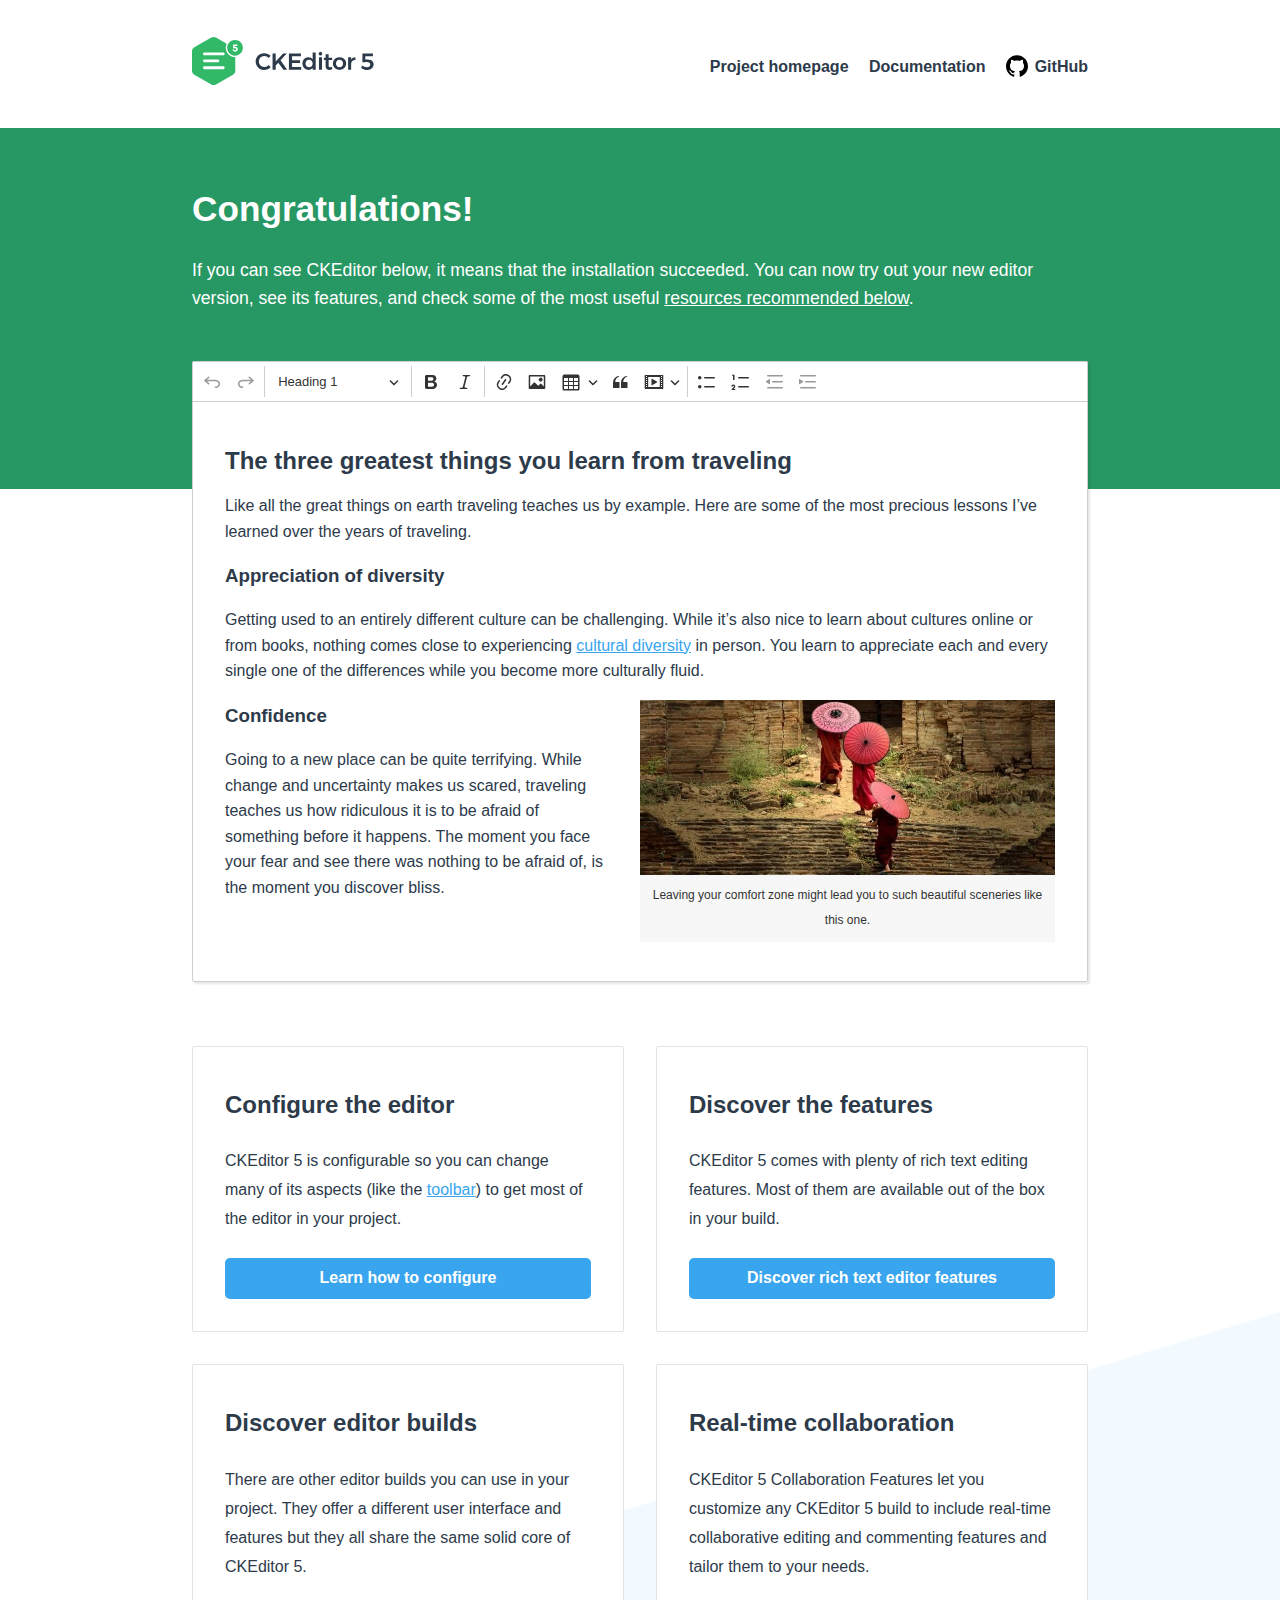
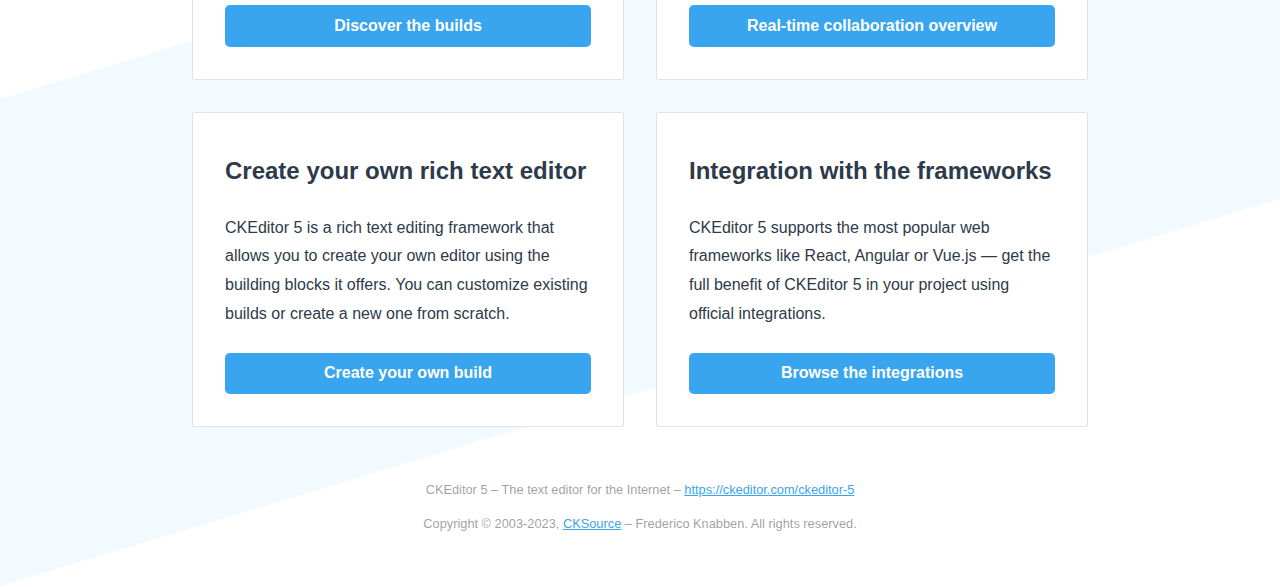
<file: public/assets/ckeditor5/ckeditor5-build-classic/index.html>
<!DOCTYPE html>
<!--
Copyright (c) 2003-2023, CKSource Holding sp. z o.o. All rights reserved.
For licensing, see LICENSE.md or https://ckeditor.com/legal/ckeditor-oss-license
-->
<html lang="en">
<head>
	<meta charset="utf-8">
	<meta name="viewport" content="width=device-width, initial-scale=1.0, maximum-scale=1.0" />
	<link type="text/css" href="sample/css/sample.css" rel="stylesheet" media="screen" />
	<title>CKEditor 5 – classic editor build sample</title>
</head>
<body>

<header>
	<div class="centered">
		<h1><a href="https://ckeditor.com/ckeditor-5"><img src="sample/img/logo.svg" alt="WYSIWYG editor - CKEditor 5" /></a></h1>

		<input type="checkbox" id="menu-toggle" />
		<label for="menu-toggle"></label>
		  
		<nav>
			<ul>
				<li><a href="https://ckeditor.com/ckeditor-5">Project homepage</a></li>
				<li><a href="https://ckeditor.com/docs/">Documentation</a></li>
				<li><a href="https://github.com/ckeditor/ckeditor5">GitHub</a></li>
			</ul>
		</nav>
	</div>
</header>

<main>
	<div class="message">
		<div class="centered">
			<h1>Congratulations!</h1>

			<p>If you can see CKEditor below, it means that the installation succeeded. You can now try out your new editor version, see its features,
			and check some of the most useful <a href="#references">resources recommended below</a>.</p>
		</div>
	</div>
	<div class="centered">
		<div id="editor">
			<h2>The three greatest things you learn from traveling</h2>

			<p>Like all the great things on earth traveling teaches us by example. Here are some of the most precious lessons I’ve learned over the years of traveling.</p>

			<h3>Appreciation of diversity</h3>

			<p>Getting used to an entirely different culture can be challenging. While it’s also nice to learn about cultures online or from books, nothing comes close to experiencing <a href="https://en.wikipedia.org/wiki/Cultural_diversity">cultural diversity</a> in person. You learn to appreciate each and every single one of the differences while you become more culturally fluid.</p>

			<figure class="image image-style-side"><img src="sample/img/umbrellas.jpg" alt="Three Monks walking on ancient temple.">
				<figcaption>Leaving your comfort zone might lead you to such beautiful sceneries like this one.</figcaption>
			</figure>

			<h3>Confidence</h3>

			<p>Going to a new place can be quite terrifying. While change and uncertainty makes us scared, traveling teaches us how ridiculous it is to be afraid of something before it happens. The moment you face your fear and see there was nothing to be afraid of, is the moment you discover bliss.</p>
		</div>

		<div id="references">
			<section>
				<h2>Configure the editor</h2>
				<p>CKEditor 5 is configurable so you can change many of its aspects (like the <a href="https://ckeditor.com/docs/ckeditor5/latest/builds/guides/integration/configuration.html#toolbar-setup">toolbar</a>) to get most of the editor in your project.</p>
				<p><a href="https://ckeditor.com/docs/ckeditor5/latest/builds/guides/integration/configuration.html">Learn how to configure</a></p>
			</section>

			<section>
				<h2>Discover the features</h2>
				<p>CKEditor 5 comes with plenty of rich text editing features. Most of them are available out of the box in your build.</p>
				<p><a href="https://ckeditor.com/docs/ckeditor5/latest/features/index.html">Discover rich text editor features</a></p>				</section>

			<section>
				<h2>Discover editor builds</h2>
				<p>There are other editor builds you can use in your project. They offer a different user interface and features but they all share the same solid core of CKEditor 5.</p>
				<p><a href="https://ckeditor.com/docs/ckeditor5/latest/builds/guides/overview.html">Discover the builds</a></p>
			</section>

			<section>
				<h2>Real-time collaboration</h2>
				<p>CKEditor 5 Collaboration Features let you customize any CKEditor 5 build to include real-time collaborative editing and commenting features and tailor them to your needs.</p>
				<p><a href="https://ckeditor.com/docs/ckeditor5/latest/features/collaboration/collaboration.html">Real-time collaboration overview</a></p>
			</section>

			<section>
				<h2>Create your own rich text editor</h2>
				<p>CKEditor 5 is a rich text editing framework that allows you to create your own editor using the building blocks it offers. You can customize existing builds or create a new one from scratch.</p>
				<p><a href="https://ckeditor.com/docs/ckeditor5/latest/builds/guides/development/custom-builds.html">Create your own build</a></p>
			</section>

			<section>
				<h2>Integration with the frameworks</h2>
				<p>CKEditor 5 supports the most popular web frameworks like React, Angular or Vue.js &mdash; get the full benefit of CKEditor 5 in your project using official integrations.</p>
				<p><a href="https://ckeditor.com/docs/ckeditor5/latest/builds/guides/integration/frameworks/overview.html">Browse the integrations</a></p>
			</section>	
		</div>
	</div>
</main>

<footer>
	<div>
		<p>CKEditor 5 – The text editor for the Internet – <a href="https://ckeditor.com/ckeditor-5">https://ckeditor.com/ckeditor-5</a></p>
		<p>Copyright © 2003-2023, <a href="https://cksource.com/">CKSource</a> – Frederico Knabben. All rights reserved.</p>
	</div>
</footer>

<script src="ckeditor.js"></script>

<script>
	ClassicEditor
		.create( document.querySelector( '#editor' ), {
			// toolbar: [ 'heading', '|', 'bold', 'italic', 'link' ]
		} )
		.then( editor => {
			window.editor = editor;
		} )
		.catch( err => {
			console.error( err.stack );
		} );
</script>

</body>
</html>
</file>
<file: public/assets/ckeditor5/ckeditor5-build-classic/sample/css/sample.css>
/**
 * @license Copyright (c) 2003-2023, CKSource Holding sp. z o.o. All rights reserved.
 * For licensing, see LICENSE.md or https://ckeditor.com/legal/ckeditor-oss-license
 */

:root {
	--ck-sample-base-spacing: 2em;
	--ck-sample-color-white: #fff;
	--ck-sample-color-green: #279863;
}

body, html {
	padding: 0;
	margin: 0;

	font-family: sans-serif, Arial, Verdana, "Trebuchet MS", "Apple Color Emoji", "Segoe UI Emoji", "Segoe UI Symbol";
	font-size: 16px;
	line-height: 22px;
}

body {
	height: 100%;
	color: #2D3A4A;
	background-image: url(../img/bg.png);
	background-repeat: no-repeat;
	background-position: 50% 100%;
	background-size: 100% auto;
}

body * {
	box-sizing: border-box;
}

a {
	color: #38A5EE;
}

abbr {
	border-bottom: 1px dotted #333;
	text-decoration: none;
}

.centered {
	max-width: 960px;
	margin: 0 auto;
	padding: 0 var(--ck-sample-base-spacing);
}

/* --------- HEADER ---------------------------------------------------------------------------- */

header .centered {
	display: flex;
	flex-flow: row nowrap;
	justify-content: space-between;
	align-items: center;
	min-height: 8em;
}

header h1 {
	margin: 0;
	font-size: 1em;
	display: inline-block;
}

header h1 a {
	display: inline-block;
	line-height: 0;
}

header h1 img {
	height: 3em;
}

header nav ul {
	margin: 0;
	padding: 0;
	list-style-type: none;
}

header nav ul li {
	display: inline-block;
}

header nav ul li + li {
	margin-left: 1em;
}

header nav ul li a {
	font-weight: bold;
	text-decoration: none;
	color: #2D3A4A;
}

header nav ul li a:hover {
	text-decoration: underline;
}

header nav ul li:last-child a::before {
	content: url(../img/github.svg);
	width: 1.4em;
	height: 1.4em;
	display: inline-block;
	margin-right: .4em;
	position: relative;
	top: .3em;
}

header input {
	display: none;
}

header label {
	display: none;
}

/* --------- MAIN ------------------------------------------------------------------------------- */

main .message {
	padding: 0 0 var(--ck-sample-base-spacing);
	background: var(--ck-sample-color-green);
	color: var(--ck-sample-color-white);
}

main .message::after {
	content: "";
	z-index: -1;
	display: block;
	height: 10em;
	width: 100%;
	background: var(--ck-sample-color-green);
	position: absolute;
	left: 0;
}

main .message h1 {
	padding-top: var(--ck-sample-base-spacing);
	margin: 0 0 1em;
	font-size: 2.2em;
}

main .message p {
	font-size: 1.1em;
	line-height: 1.6em;
}

main .message p a {
	color: var(--ck-sample-color-white);
}

main #editor {
	background: var(--ck-sample-color-white);
	box-shadow: 2px 2px 2px rgba(0,0,0,.1);
	border: 1px solid #DFE4E6;			
	border-bottom-color: #cdd0d2;
	border-right-color: #cdd0d2;
}

main .ck.ck-editor {
	box-shadow: 2px 2px 2px rgba(0,0,0,.1);
}

main .ck.ck-content {
	font-size: 1em;
	line-height: 1.6em;
	margin-bottom: 0.8em;
	min-height: 200px;
	padding: 1.5em 2em;
}

main #references {
	margin: 4em 0 var(--ck-sample-base-spacing);
	display: grid;
	grid-template-columns: repeat( auto-fit, minmax(320px, 1fr) );
	grid-gap: var(--ck-sample-base-spacing);
}

main #references > section {
	background: var(--ck-sample-color-white);
	border-radius: 2px;
	border: 1px solid #DFE4E6;			
	padding: var(--ck-sample-base-spacing);
	line-height: 1.8em;

	display: flex;
	flex-flow: column nowrap;
	justify-content: space-between;
}

main #references > section h2 {
	margin: .5em 0;
}

main #references > section p:first-of-type {
	flex: 1 0 auto;
}

main #references > section p:last-child {
	margin: calc(.25*var(--ck-sample-base-spacing)) 0 0;
}

main #references > section p:last-child a {
	background: #38A5EE;
	border-radius: 5px;
	padding: .4em 1em;
	color: var(--ck-sample-color-white);
	text-decoration: none;
	font-weight: bold;
	display: block;
	text-align: center;
}

main #references > section p:last-child a:hover {
	background: #218cd4;
}

/* --------- MAIN / DOCUMENT EDITOR --------------------------------------------------------------- */

main .document-editor {
	border: 1px solid #DFE4E6;
	border-bottom-color: #cdd0d2;
	border-right-color: #cdd0d2;
	border-radius: 2px;
	max-height: 700px;
	display: flex;
	flex-flow: column nowrap;
	box-shadow: 2px 2px 2px rgba(0,0,0,.1);
}

main .toolbar-container {
	z-index: 1;
	position: relative;
	box-shadow: 2px 2px 1px rgba(0,0,0,.05);
}

main .toolbar-container .ck.ck-toolbar {
	border-top-width: 0;
	border-left-width: 0;
	border-right-width: 0;
	border-radius: 0;
}

main .content-container {
	padding: var(--ck-sample-base-spacing);
	background: #eee;
	overflow-y: scroll;
}

main .content-container #editor {
	border-top-left-radius: 0;
	border-top-right-radius: 0;

	width: 15.8cm;
	min-height: 21cm;
	padding: 1cm 1cm 2cm;
	margin: 0 auto;
	box-shadow: 2px 2px 1px rgba(0,0,0,.05);
}

/* --------- FOOTER ------------------------------------------------------------------------------- */

footer {
	margin: calc(2*var(--ck-sample-base-spacing)) var(--ck-sample-base-spacing);
	font-size: .8em;
	text-align: center;
	color: rgba(0,0,0,.4);
}

/* --------- RWD ------------------------------------------------------------------------------- */

@media (max-width: 900px) {
	header .centered {
		padding-top: var(--ck-sample-base-spacing);
		padding-bottom: var(--ck-sample-base-spacing);
		flex-flow: column nowrap;
		align-items: stretch;
		min-height: unset;
	}

	header h1 {
		text-align: center;
		margin-bottom: var(--ck-sample-base-spacing);
	}

	header nav ul {
		text-align: center;
	}
}

@media (max-width: 600px) {
	header .centered {
		padding-left: 0;
		padding-right: 0;
	}

	header nav {
		position: absolute;
		top: 0;
		left: 0;
		right: 0;		
		background: #fff;
		padding: 1em 0;
		transition: all .4s ease-out;
		transform: translateY(-100%);
		overflow: hidden;
	}

	header h1 {
		margin: 0;
	}

	header nav ul li {
		display: block;
		line-height: 3em;
		margin-bottom: 1px;
	}

	header nav ul li a {
		display: block;
	}

	header nav ul li a:hover {
		background: #eee;
	}

	header nav ul li + li {
		margin-left: 0;
	}

	header label {
		display: block;
		color: #fff;
		width: 40px;
		height: 40px;
		position: absolute;
		top: 10px;
		left: 10px;
		z-index: 1;
		transition: transform .2s ease-out;
		transform: rotate(0deg);
		background: url([data-uri]) center center no-repeat;
	}

	header input:checked ~ nav {
		transform: translateY(0%);
		box-shadow: 0 3px 3px rgba(0,0,0,.1);		
	}

	header input:checked ~ label {
		background-image: url([data-uri]);
		transform: rotate(180deg);
	}

	main #references {
		grid-template-columns: repeat( auto-fit, minmax(240px, 1fr) );
	}
}
</file>
